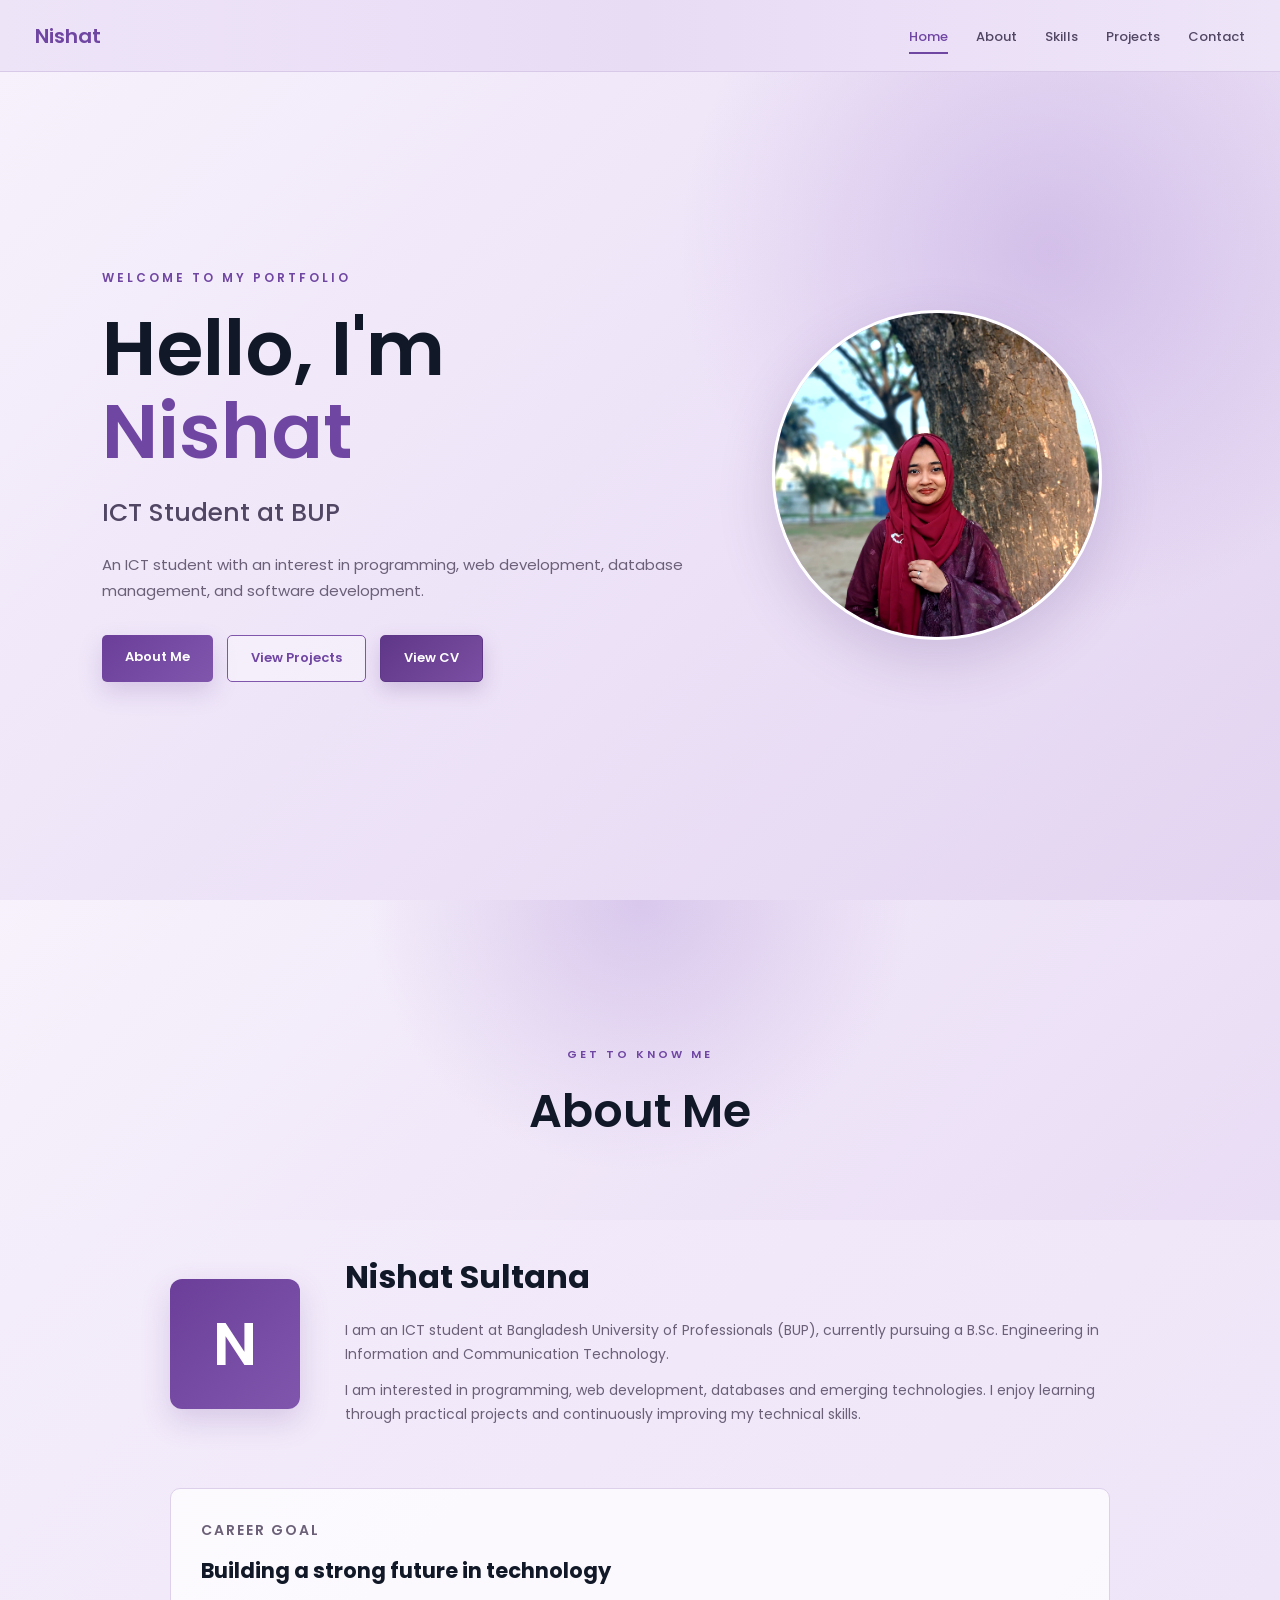
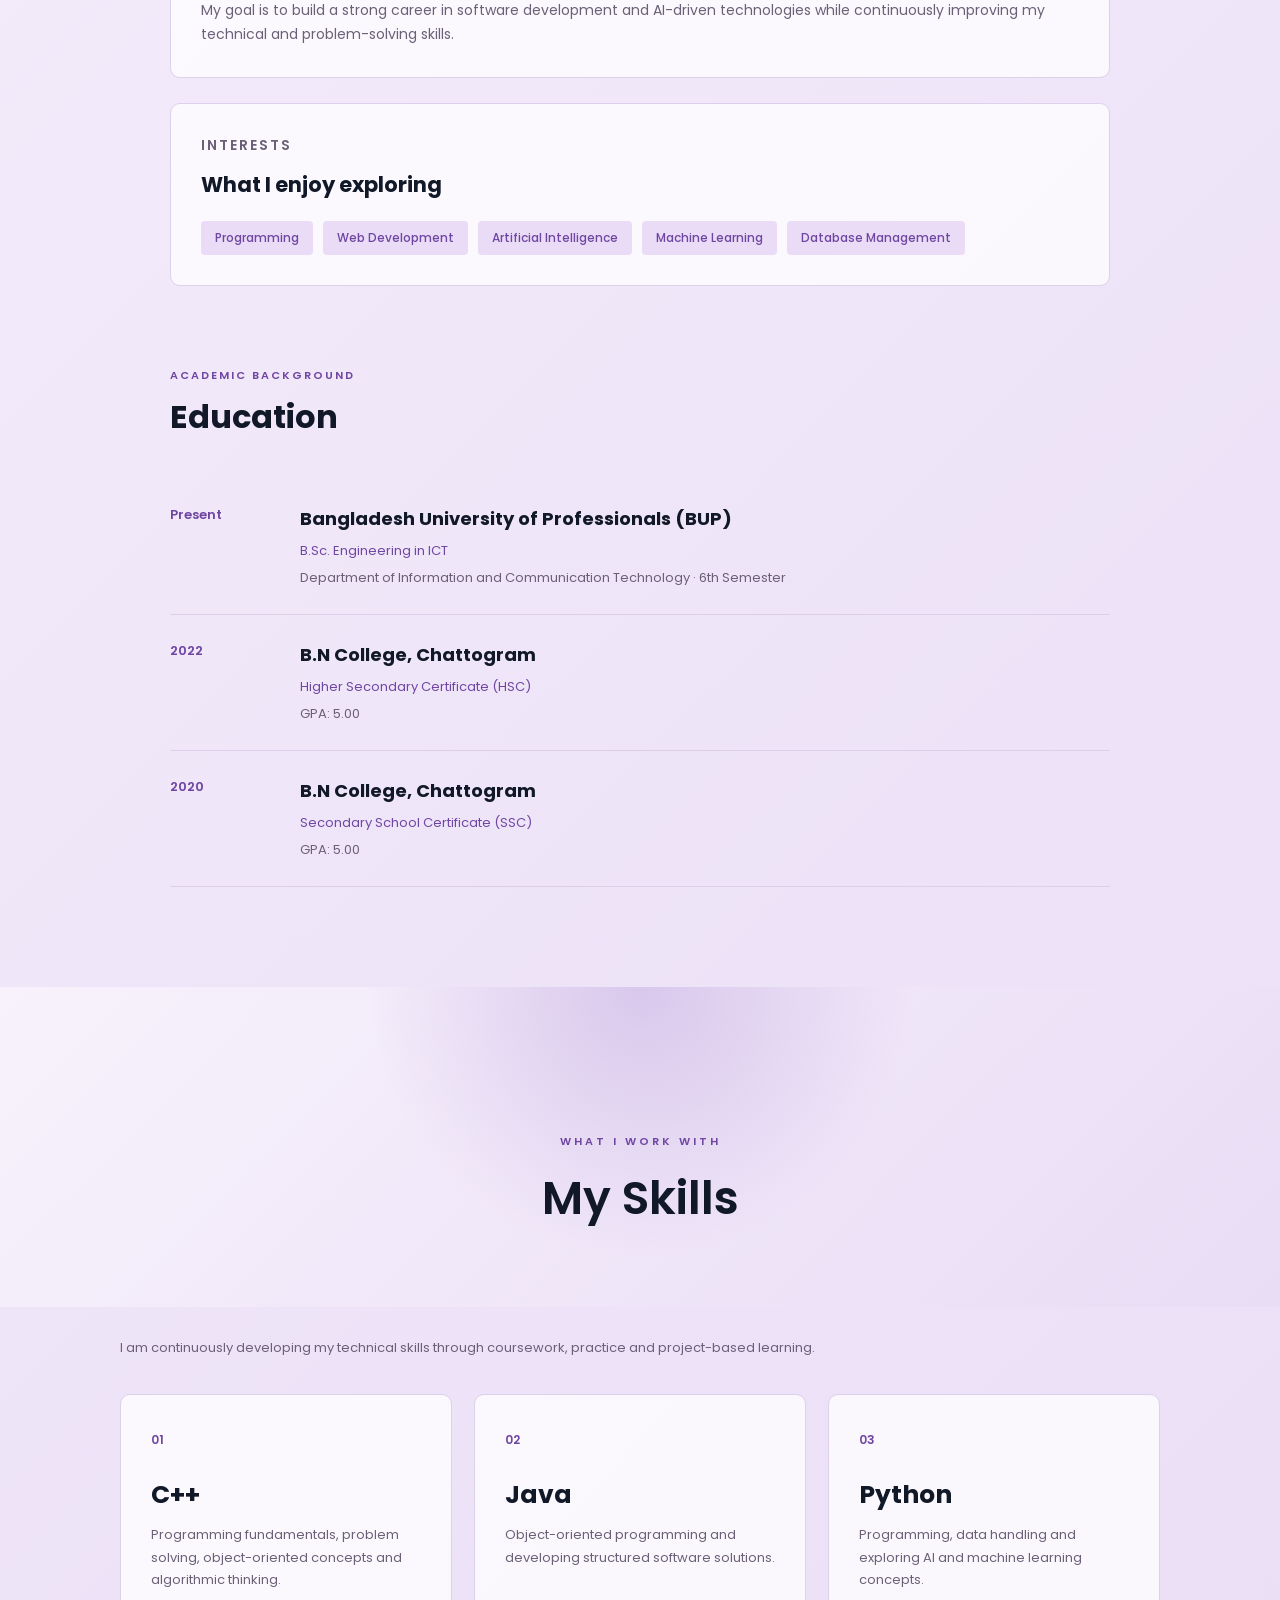
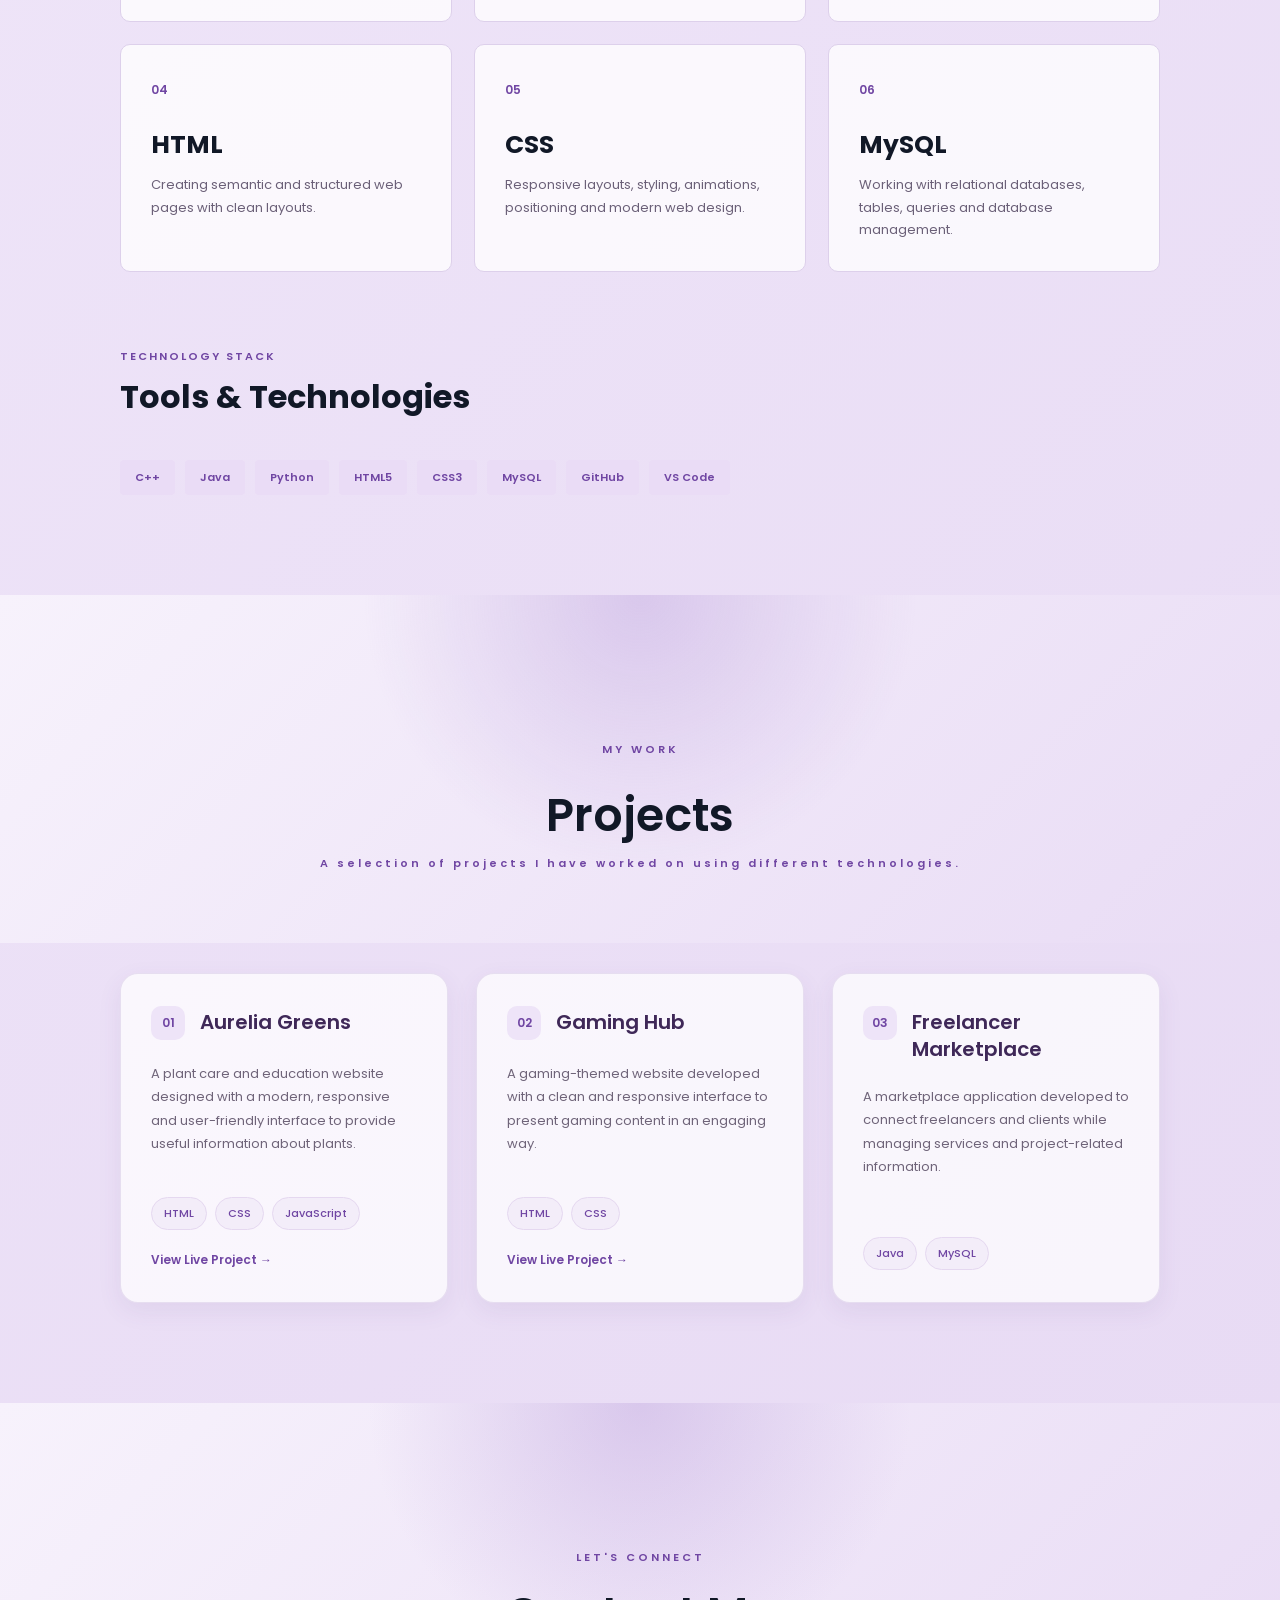
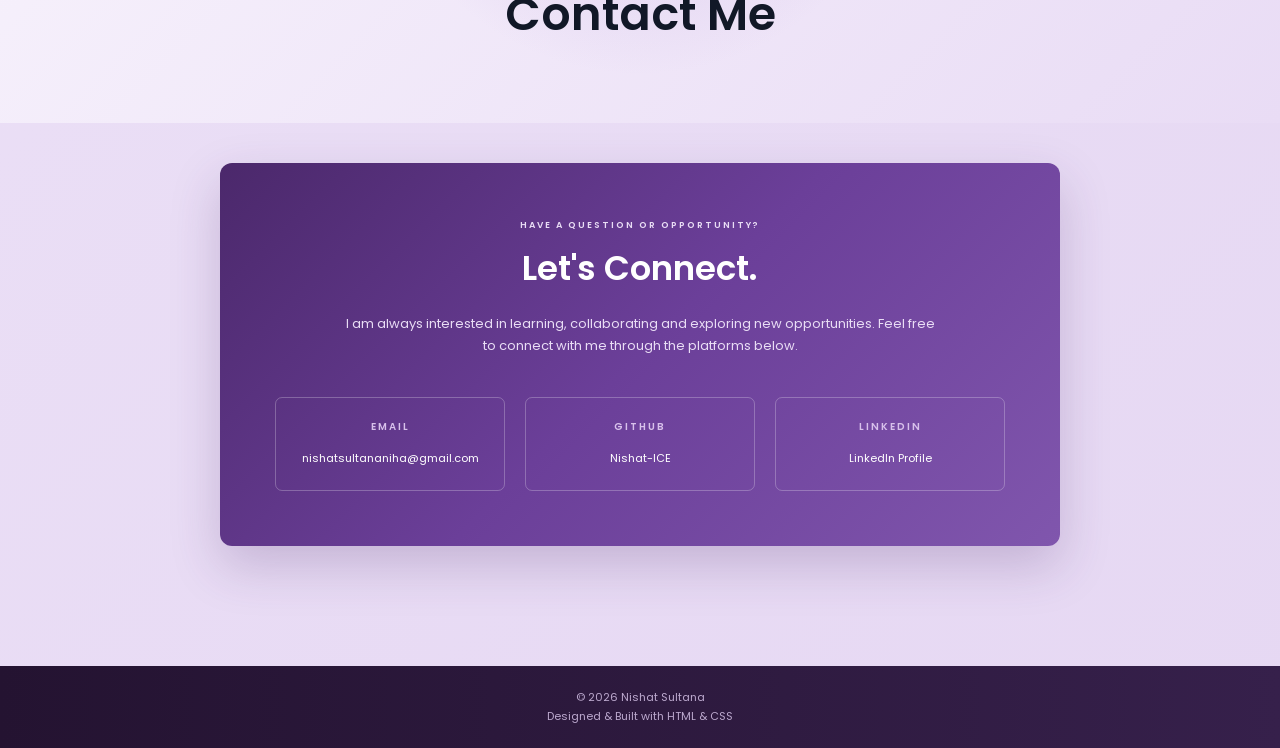
<file: index.html>
<!DOCTYPE html>
<html lang="en">

<head>

    <meta charset="UTF-8">

    <meta name="viewport" content="width=device-width, initial-scale=1.0">

    <title>Nishat | Portfolio</title>

    <link rel="stylesheet" href="style.css">

    <link rel="preconnect" href="https://fonts.googleapis.com">

    <link rel="preconnect" href="https://fonts.gstatic.com" crossorigin>

    <link
        href="https://fonts.googleapis.com/css2?family=Poppins:wght@300;400;500;600;700&display=swap"
        rel="stylesheet">

</head>

<body>


    <!-- ================= NAVBAR ================= -->

    <header>

        <nav class="navbar">

            <a href="index.html" class="logo">
                Nishat
            </a>


            <ul class="nav-links">

                <li>
                    <a href="index.html" class="active">
                        Home
                    </a>
                </li>

                <li>
                    <a href="about.html">
                        About
                    </a>
                </li>

                <li>
                    <a href="skills.html">
                        Skills
                    </a>
                </li>

                <li>
                    <a href="projects.html">
                        Projects
                    </a>
                </li>

                <li>
                    <a href="contact.html">
                        Contact
                    </a>
                </li>

            </ul>

        </nav>

    </header>



    <!-- ================= HOME ================= -->

    <main>


        <section class="home" id="home">


            <!-- Left Side -->

            <div class="home-content">

                <p class="small-title">
                    WELCOME TO MY PORTFOLIO
                </p>


                <h1>
                    Hello, I'm <span>Nishat</span>
                </h1>


                <h2>
                    ICT Student at BUP
                </h2>


                <p class="home-description">

                    An ICT student with an interest in programming,
                    web development, database management, and
                    software development.

                </p>


                <div class="home-buttons">

                    <a href="#about" class="btn primary-btn">
                        About Me
                    </a>

                    <a href="#projects" class="btn secondary-btn">
                        View Projects
                    </a>

                    <a
                        href="Niha_cv.pdf"
                        class="btn cv-btn"
                        target="_blank"
                    >
                        View CV
                    </a>

                </div>

            </div>



            <!-- Right Side / Profile Picture -->

            <div class="home-decoration">

                <div class="circle">

                    <img
                        src="image/niha.jpeg"
                        alt="Nishat Sultana"
                    >

                </div>

            </div>


        </section>



        <!-- =================================================
             ABOUT SECTION
        ================================================== -->

        <section id="about" class="portfolio-section">


            <!-- Page Header -->

            <div class="page-header">

                <p>
                    GET TO KNOW ME
                </p>

                <h1>
                    About Me
                </h1>

            </div>


            <!-- About -->

            <main class="about-page">


                <section class="about-intro">

                    <div class="about-letter">
                        N
                    </div>


                    <div>

                        <h2>
                            Nishat Sultana
                        </h2>

                        <p>
                            I am an ICT student at Bangladesh University
                            of Professionals (BUP), currently pursuing a
                            B.Sc. Engineering in Information and
                            Communication Technology.
                        </p>

                        <p>
                            I am interested in programming, web development,
                            databases and emerging technologies. I enjoy
                            learning through practical projects and
                            continuously improving my technical skills.
                        </p>

                    </div>

                </section>



                <!-- Career Goal -->

                <section class="info-box">

                    <p class="info-label">
                        CAREER GOAL
                    </p>

                    <h3>
                        Building a strong future in technology
                    </h3>

                    <p>
                        My goal is to build a strong career in software
                        development and AI-driven technologies while
                        continuously improving my technical and
                        problem-solving skills.
                    </p>

                </section>



                <!-- Interests -->

                <section class="info-box">

                    <p class="info-label">
                        INTERESTS
                    </p>

                    <h3>
                        What I enjoy exploring
                    </h3>


                    <div class="interest-list">

                        <span>
                            Programming
                        </span>

                        <span>
                            Web Development
                        </span>

                        <span>
                            Artificial Intelligence
                        </span>

                        <span>
                            Machine Learning
                        </span>

                        <span>
                            Database Management
                        </span>

                    </div>

                </section>



                <!-- Education -->

                <section class="education-section">


                    <div class="section-heading">

                        <p>
                            ACADEMIC BACKGROUND
                        </p>

                        <h2>
                            Education
                        </h2>

                    </div>



                    <!-- University -->

                    <div class="education-card">

                        <div class="education-year">
                            Present
                        </div>


                        <div>

                            <h3>
                                Bangladesh University of Professionals (BUP)
                            </h3>

                            <p class="degree">
                                B.Sc. Engineering in ICT
                            </p>

                            <p>
                                Department of Information and Communication
                                Technology · 6th Semester
                            </p>

                        </div>

                    </div>



                    <!-- College -->

                    <div class="education-card">

                        <div class="education-year">
                            2022
                        </div>


                        <div>

                            <h3>
                                B.N College, Chattogram
                            </h3>

                            <p class="degree">
                                Higher Secondary Certificate (HSC)
                            </p>

                            <p>
                                GPA: 5.00
                            </p>

                        </div>

                    </div>



                    <!-- School -->

                    <div class="education-card">

                        <div class="education-year">
                            2020
                        </div>


                        <div>

                            <h3>
                                B.N College, Chattogram
                            </h3>

                            <p class="degree">
                                Secondary School Certificate (SSC)
                            </p>

                            <p>
                                GPA: 5.00
                            </p>

                        </div>

                    </div>


                </section>


            </main>

        </section>



        <!-- =================================================
             SKILLS SECTION
        ================================================== -->

        <section id="skills" class="portfolio-section">


            <!-- Header -->

            <section class="page-header">

                <p>
                    WHAT I WORK WITH
                </p>

                <h1>
                    My Skills
                </h1>

            </section>



            <!-- Skills -->

            <main class="skills-page">


                <div class="skills-intro">

                    <p>
                        I am continuously developing my technical skills
                        through coursework, practice and project-based
                        learning.
                    </p>

                </div>



                <section class="skills-grid">


                    <!-- C++ -->

                    <div class="skill-card">

                        <span class="skill-number">
                            01
                        </span>

                        <h2>
                            C++
                        </h2>

                        <p>
                            Programming fundamentals, problem solving,
                            object-oriented concepts and algorithmic thinking.
                        </p>

                    </div>



                    <!-- Java -->

                    <div class="skill-card">

                        <span class="skill-number">
                            02
                        </span>

                        <h2>
                            Java
                        </h2>

                        <p>
                            Object-oriented programming and developing
                            structured software solutions.
                        </p>

                    </div>



                    <!-- Python -->

                    <div class="skill-card">

                        <span class="skill-number">
                            03
                        </span>

                        <h2>
                            Python
                        </h2>

                        <p>
                            Programming, data handling and exploring
                            AI and machine learning concepts.
                        </p>

                    </div>



                    <!-- HTML -->

                    <div class="skill-card">

                        <span class="skill-number">
                            04
                        </span>

                        <h2>
                            HTML
                        </h2>

                        <p>
                            Creating semantic and structured web pages
                            with clean layouts.
                        </p>

                    </div>



                    <!-- CSS -->

                    <div class="skill-card">

                        <span class="skill-number">
                            05
                        </span>

                        <h2>
                            CSS
                        </h2>

                        <p>
                            Responsive layouts, styling, animations,
                            positioning and modern web design.
                        </p>

                    </div>



                    <!-- MySQL -->

                    <div class="skill-card">

                        <span class="skill-number">
                            06
                        </span>

                        <h2>
                            MySQL
                        </h2>

                        <p>
                            Working with relational databases, tables,
                            queries and database management.
                        </p>

                    </div>


                </section>



                <!-- Technology Tags -->

                <section class="technology-section">


                    <div class="section-heading">

                        <p>
                            TECHNOLOGY STACK
                        </p>

                        <h2>
                            Tools & Technologies
                        </h2>

                    </div>


                    <div class="technology-list">

                        <span>C++</span>

                        <span>Java</span>

                        <span>Python</span>

                        <span>HTML5</span>

                        <span>CSS3</span>

                        <span>MySQL</span>

                        <span>GitHub</span>

                        <span>VS Code</span>

                    </div>


                </section>


            </main>

        </section>



        <!-- =================================================
             PROJECTS SECTION
        ================================================== -->

        <section id="projects" class="portfolio-section">


            <!-- Page Header -->

            <section class="page-header">

                <p class="small-title">
                    MY WORK
                </p>

                <h1>
                    Projects
                </h1>

                <p>
                    A selection of projects I have worked on
                    using different technologies.
                </p>

            </section>



            <!-- Projects -->

            <main class="projects-page">


                <div class="projects-grid">


                    <!-- Aurelia Greens -->

                    <article class="project-card">

                        <div class="project-top">

                            <span class="project-number">
                                01
                            </span>

                            <h2>
                                Aurelia Greens
                            </h2>

                        </div>


                        <p>
                            A plant care and education website designed
                            with a modern, responsive and user-friendly
                            interface to provide useful information about plants.
                        </p>


                        <div class="tech-list">

                            <span>
                                HTML
                            </span>

                            <span>
                                CSS
                            </span>

                            <span>
                                JavaScript
                            </span>

                        </div>


                        <a
                            href="https://aurelia-greens.vercel.app/"
                            class="project-link"
                            target="_blank"
                            rel="noopener noreferrer"
                        >
                            View Live Project →
                        </a>

                    </article>



                    <!-- Gaming Hub -->

                    <article class="project-card">

                        <div class="project-top">

                            <span class="project-number">
                                02
                            </span>

                            <h2>
                                Gaming Hub
                            </h2>

                        </div>


                        <p>
                            A gaming-themed website developed with a clean
                            and responsive interface to present gaming
                            content in an engaging way.
                        </p>


                        <div class="tech-list">

                            <span>
                                HTML
                            </span>

                            <span>
                                CSS
                            </span>

                        </div>


                        <a
                            href="https://nishat-ice.github.io/Bootstrap-project/"
                            class="project-link"
                            target="_blank"
                            rel="noopener noreferrer"
                        >
                            View Live Project →
                        </a>

                    </article>



                    <!-- Freelancer Marketplace -->

                    <article class="project-card">

                        <div class="project-top">

                            <span class="project-number">
                                03
                            </span>

                            <h2>
                                Freelancer Marketplace
                            </h2>

                        </div>


                        <p>
                            A marketplace application developed to connect
                            freelancers and clients while managing
                            services and project-related information.
                        </p>


                        <div class="tech-list">

                            <span>
                                Java
                            </span>

                            <span>
                                MySQL
                            </span>

                        </div>

                    </article>


                </div>


            </main>

        </section>



        <!-- =================================================
             CONTACT SECTION
        ================================================== -->

        <section id="contact" class="portfolio-section">


            <!-- Page Header -->

            <section class="page-header">

                <p>
                    LET'S CONNECT
                </p>

                <h1>
                    Contact Me
                </h1>

            </section>



            <!-- Contact -->

            <main class="contact-page">


                <section class="contact-content">


                    <p class="contact-small">
                        HAVE A QUESTION OR OPPORTUNITY?
                    </p>


                    <h2>
                        Let's Connect.
                    </h2>


                    <p>
                        I am always interested in learning,
                        collaborating and exploring new opportunities.
                        Feel free to connect with me through the
                        platforms below.
                    </p>



                    <div class="contact-details">


                        <!-- EMAIL -->

                        <div class="contact-item">

                            <span>
                                EMAIL
                            </span>

                            <a href="mailto:nishatsultananiha@gmail.com">
                                nishatsultananiha@gmail.com
                            </a>

                        </div>



                        <!-- GITHUB -->

                        <div class="contact-item">

                            <span>
                                GITHUB
                            </span>

                            <a
                                href="https://github.com/Nishat-ICE"
                                target="_blank"
                                rel="noopener noreferrer"
                            >
                                Nishat-ICE
                            </a>

                        </div>



                        <!-- LINKEDIN -->

                        <div class="contact-item">

                            <span>
                                LINKEDIN
                            </span>

                            <a
                                href="https://www.linkedin.com/in/nishat-sultana-26a524434/"
                                target="_blank"
                                rel="noopener noreferrer"
                            >
                                LinkedIn Profile
                            </a>

                        </div>


                    </div>


                </section>


            </main>

        </section>


    </main>



    <!-- ================= FOOTER ================= -->

    <footer>

        <p>
            © 2026 Nishat Sultana
        </p>

        <p>
            Designed & Built with HTML & CSS
        </p>

    </footer>


</body>

</html>
</file>
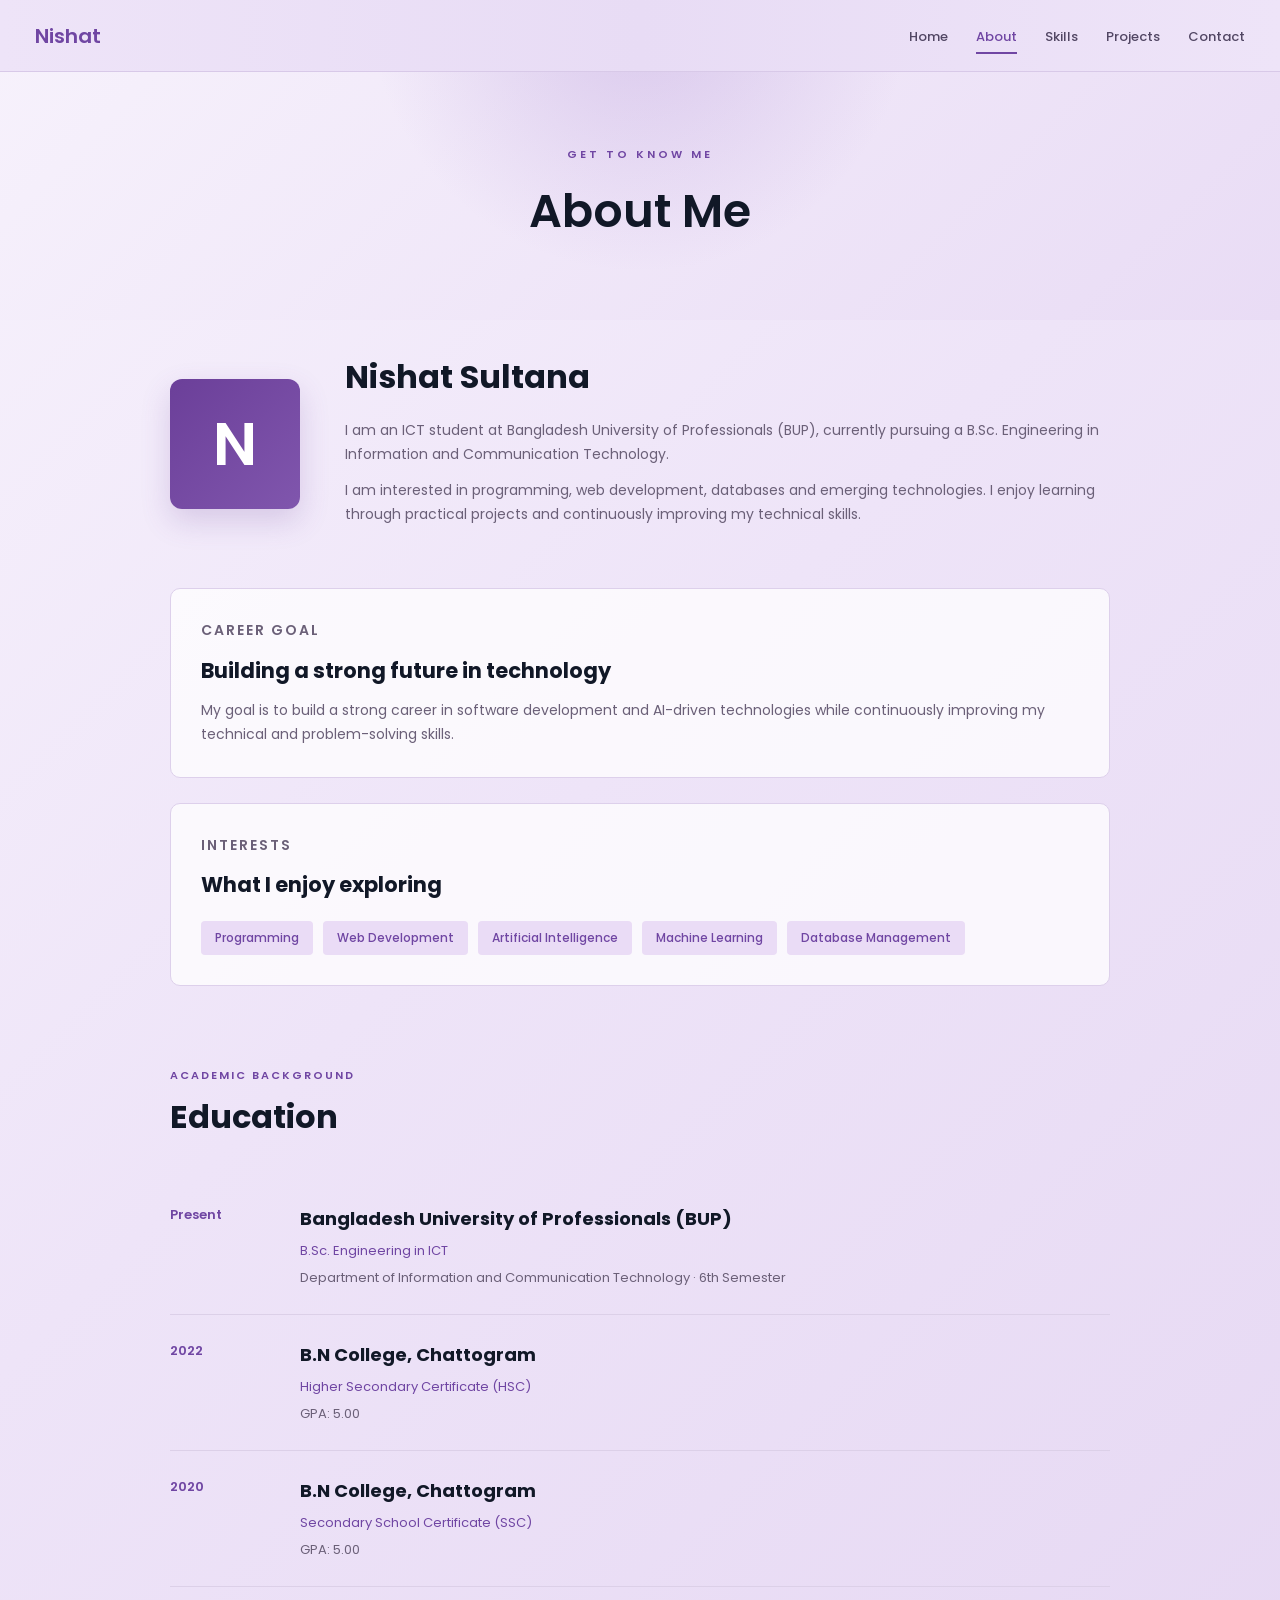
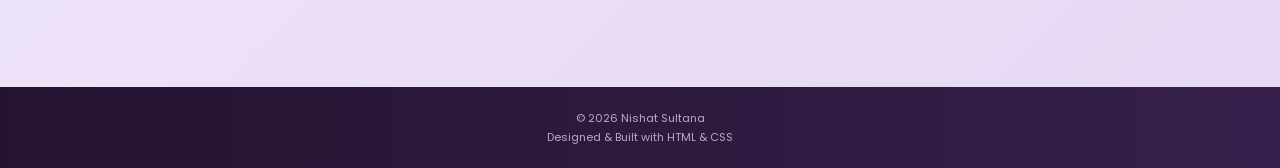
<file: about.html>
<!DOCTYPE html>
<html lang="en">

<head>

    <meta charset="UTF-8">

    <meta name="viewport" content="width=device-width, initial-scale=1.0">

    <title>About | Nishat</title>

    <link rel="stylesheet" href="style.css">

    <link rel="preconnect" href="https://fonts.googleapis.com">

    <link rel="preconnect" href="https://fonts.gstatic.com" crossorigin>

    <link
        href="https://fonts.googleapis.com/css2?family=Poppins:wght@300;400;500;600;700&display=swap"
        rel="stylesheet">

</head>

<body>


    <!-- Navbar -->

    <header>

        <nav class="navbar">

            <a href="index.html" class="logo">
                Nishat
            </a>

            <ul class="nav-links">

                <li>
                    <a href="index.html">Home</a>
                </li>

                <li>
                    <a href="about.html" class="active">About</a>
                </li>

                <li>
                    <a href="skills.html">Skills</a>
                </li>

                <li>
                    <a href="projects.html">Projects</a>
                </li>

                <li>
                    <a href="contact.html">Contact</a>
                </li>

            </ul>

        </nav>

    </header>


    <!-- Page Header -->

    <section class="page-header">

        <p>GET TO KNOW ME</p>

        <h1>About Me</h1>

    </section>


    <!-- About -->

    <main class="about-page">

        <section class="about-intro">

            <div class="about-letter">
                N
            </div>

            <div>

                <h2>
                    Nishat Sultana
                </h2>

                <p>
                    I am an ICT student at Bangladesh University
                    of Professionals (BUP), currently pursuing a
                    B.Sc. Engineering in Information and
                    Communication Technology.
                </p>

                <p>
                    I am interested in programming, web development,
                    databases and emerging technologies. I enjoy
                    learning through practical projects and
                    continuously improving my technical skills.
                </p>

            </div>

        </section>


        <!-- Career Goal -->

        <section class="info-box">

            <p class="info-label">
                CAREER GOAL
            </p>

            <h3>
                Building a strong future in technology
            </h3>

            <p>
                My goal is to build a strong career in software
                development and AI-driven technologies while
                continuously improving my technical and
                problem-solving skills.
            </p>

        </section>


        <!-- Interests -->

        <section class="info-box">

            <p class="info-label">
                INTERESTS
            </p>

            <h3>
                What I enjoy exploring
            </h3>

            <div class="interest-list">

                <span>Programming</span>

                <span>Web Development</span>

                <span>Artificial Intelligence</span>

                <span>Machine Learning</span>

                <span>Database Management</span>

            </div>

        </section>


        <!-- Education -->

        <section class="education-section">

            <div class="section-heading">

                <p>ACADEMIC BACKGROUND</p>

                <h2>Education</h2>

            </div>


            <!-- University -->

            <div class="education-card">

                <div class="education-year">
                    Present
                </div>

                <div>

                    <h3>
                        Bangladesh University of Professionals (BUP)
                    </h3>

                    <p class="degree">
                        B.Sc. Engineering in ICT
                    </p>

                    <p>
                        Department of Information and Communication
                        Technology · 6th Semester
                    </p>

                </div>

            </div>


            <!-- College -->

            <div class="education-card">

                <div class="education-year">
                    2022
                </div>

                <div>

                    <h3>
                        B.N College, Chattogram
                    </h3>

                    <p class="degree">
                        Higher Secondary Certificate (HSC)
                    </p>

                    <p>
                        GPA: 5.00
                    </p>

                </div>

            </div>


            <!-- School -->

            <div class="education-card">

                <div class="education-year">
                    2020
                </div>

                <div>

                    <h3>
                        B.N College, Chattogram
                    </h3>

                    <p class="degree">
                        Secondary School Certificate (SSC)
                    </p>

                    <p>
                        GPA: 5.00
                    </p>

                </div>

            </div>

        </section>

    </main>


    <!-- Footer -->

    <footer>

        <p>
            © 2026 Nishat Sultana
        </p>

        <p>
            Designed & Built with HTML & CSS
        </p>

    </footer>

</body>
</html>
</file>
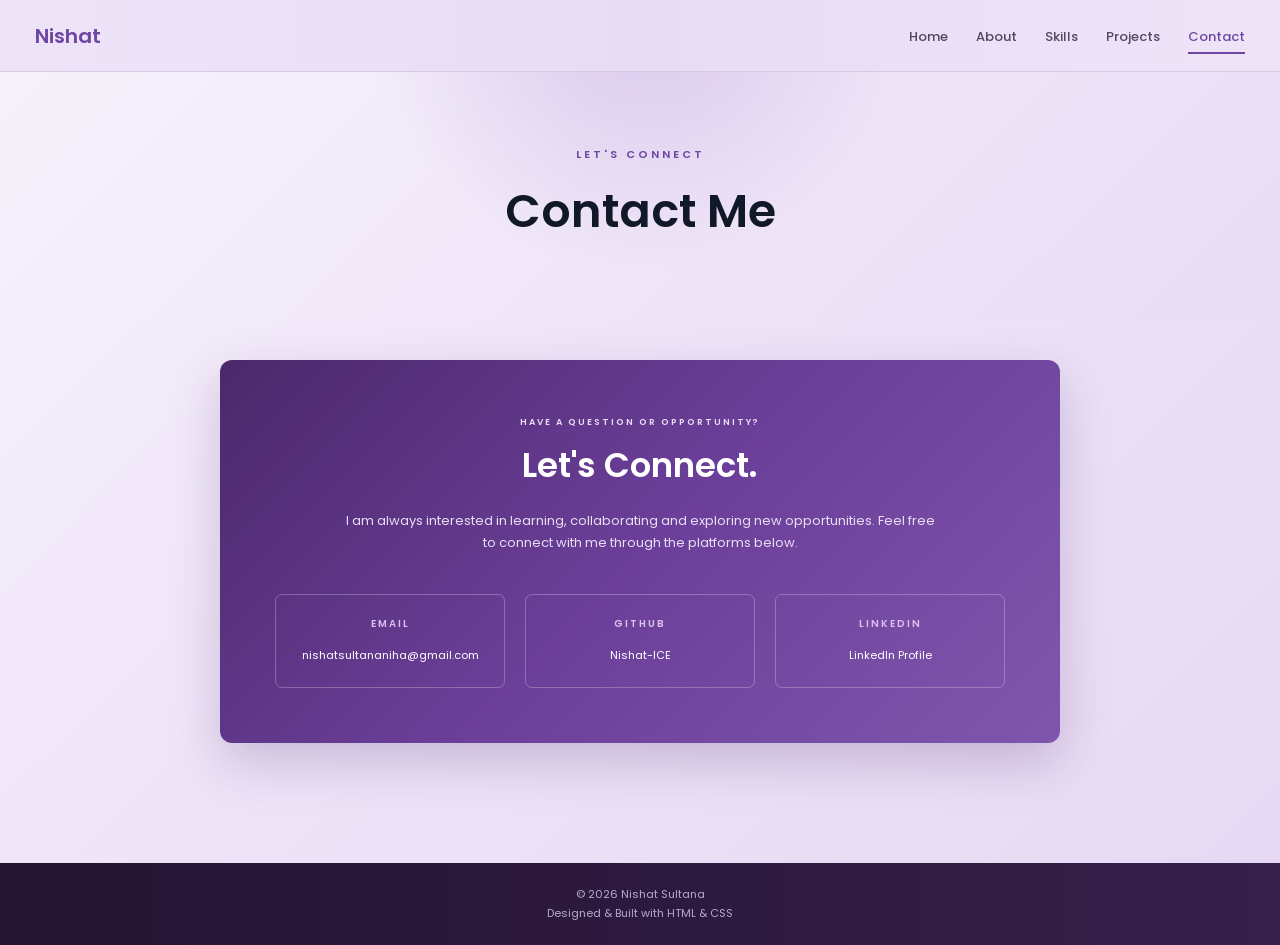
<file: contact.html>
<!DOCTYPE html>
<html lang="en">

<head>

    <meta charset="UTF-8">

    <meta name="viewport" content="width=device-width, initial-scale=1.0">

    <title>Contact | Nishat</title>

    <link rel="stylesheet" href="style.css">

    <link rel="preconnect" href="https://fonts.googleapis.com">

    <link rel="preconnect" href="https://fonts.gstatic.com" crossorigin>

    <link
        href="https://fonts.googleapis.com/css2?family=Poppins:wght@300;400;500;600;700&display=swap"
        rel="stylesheet">

</head>

<body>


    <!-- ================= NAVBAR ================= -->

    <header>

        <nav class="navbar">

            <a href="index.html" class="logo">
                Nishat
            </a>

            <ul class="nav-links">

                <li>
                    <a href="index.html">
                        Home
                    </a>
                </li>

                <li>
                    <a href="about.html">
                        About
                    </a>
                </li>

                <li>
                    <a href="skills.html">
                        Skills
                    </a>
                </li>

                <li>
                    <a href="projects.html">
                        Projects
                    </a>
                </li>

                <li>
                    <a href="contact.html" class="active">
                        Contact
                    </a>
                </li>

            </ul>

        </nav>

    </header>



    <!-- ================= PAGE HEADER ================= -->

    <section class="page-header">

        <p>LET'S CONNECT</p>

        <h1>Contact Me</h1>

    </section>



    <!-- ================= CONTACT ================= -->

    <main class="contact-page">

        <section class="contact-content">

            <p class="contact-small">
                HAVE A QUESTION OR OPPORTUNITY?
            </p>

            <h2>
                Let's Connect.
            </h2>

            <p>
                I am always interested in learning,
                collaborating and exploring new opportunities.
                Feel free to connect with me through the
                platforms below.
            </p>


            <div class="contact-details">


                <!-- EMAIL -->

                <div class="contact-item">

                    <span>EMAIL</span>

                    <a href="mailto:nishatsultananiha@gmail.com">
                        nishatsultananiha@gmail.com
                    </a>

                </div>



                <!-- GITHUB -->

                <div class="contact-item">

                    <span>GITHUB</span>

                    <a
                        href="https://github.com/Nishat-ICE"
                        target="_blank"
                    >
                        Nishat-ICE
                    </a>

                </div>



                <!-- LINKEDIN -->

                <div class="contact-item">

                    <span>LINKEDIN</span>

                    <a href="https://www.linkedin.com/in/nishat-sultana-26a524434/" target="_blank">
                        LinkedIn Profile
                    </a>

                </div>


            </div>

        </section>

    </main>



    <!-- ================= FOOTER ================= -->

    <footer>

        <p>
            © 2026 Nishat Sultana
        </p>

        <p>
            Designed & Built with HTML & CSS
        </p>

    </footer>


</body>

</html>
</file>
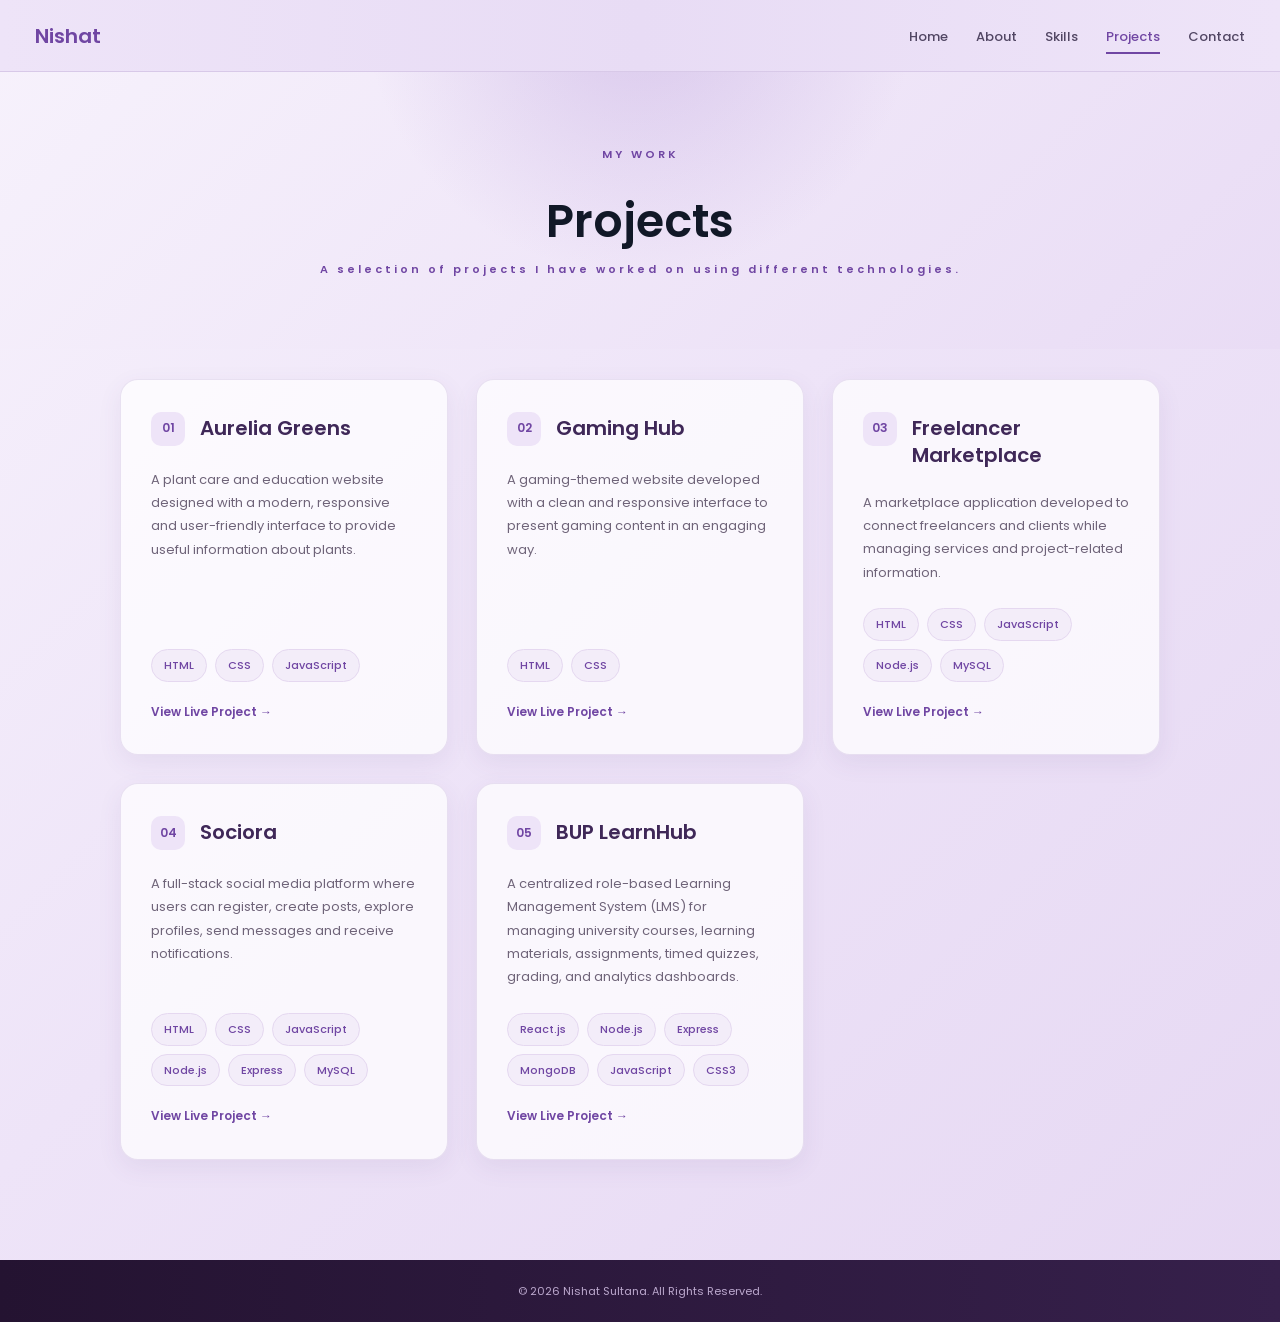
<file: projects.html>
<!DOCTYPE html>
<html lang="en">

<head>
    <meta charset="UTF-8">
    <meta name="viewport" content="width=device-width, initial-scale=1.0">

    <title>Nishat | Projects</title>

    <link rel="stylesheet" href="style.css">

    <link rel="preconnect" href="https://fonts.googleapis.com">
    <link rel="preconnect" href="https://fonts.gstatic.com" crossorigin>

    <link
        href="https://fonts.googleapis.com/css2?family=Poppins:wght@300;400;500;600;700&display=swap"
        rel="stylesheet">
</head>

<body>

    <!-- Header -->
    <header>
        <nav class="navbar">

            <a href="index.html" class="logo">Nishat</a>

            <ul class="nav-links">
                <li><a href="index.html">Home</a></li>
                <li><a href="about.html">About</a></li>
                <li><a href="skills.html">Skills</a></li>
                <li><a href="projects.html" class="active">Projects</a></li>
                <li><a href="contact.html">Contact</a></li>
            </ul>

        </nav>
    </header>


    <!-- Page Header -->
    <section class="page-header">

        <p class="small-title">MY WORK</p>

        <h1>Projects</h1>

        <p>
            A selection of projects I have worked on
            using different technologies.
        </p>

    </section>


    <!-- Projects -->
    <main class="projects-page">

        <div class="projects-grid">


            <!-- Aurelia Greens -->
            <article class="project-card">

                <div class="project-top">
                    <span class="project-number">01</span>
                    <h2>Aurelia Greens</h2>
                </div>

                <p>
                    A plant care and education website designed
                    with a modern, responsive and user-friendly
                    interface to provide useful information about plants.
                </p>

                <div class="tech-list">
                    <span>HTML</span>
                    <span>CSS</span>
                    <span>JavaScript</span>
                </div>

                <a
                    href="https://aurelia-greens.vercel.app/"
                    class="project-link"
                    target="_blank"
                    rel="noopener noreferrer">
                    View Live Project →
                </a>

            </article>


            <!-- Gaming Hub -->
            <article class="project-card">

                <div class="project-top">
                    <span class="project-number">02</span>
                    <h2>Gaming Hub</h2>
                </div>

                <p>
                    A gaming-themed website developed with a clean
                    and responsive interface to present gaming
                    content in an engaging way.
                </p>

                <div class="tech-list">
                    <span>HTML</span>
                    <span>CSS</span>
                </div>

                <a
                    href="https://nishat-ice.github.io/Bootstrap-project/"
                    class="project-link"
                    target="_blank"
                    rel="noopener noreferrer">
                    View Live Project →
                </a>

            </article>


            <!-- Freelancer Marketplace -->
<article class="project-card">

    <div class="project-top">
        <span class="project-number">03</span>
        <h2>Freelancer Marketplace</h2>
    </div>

    <p>
        A marketplace application developed to connect
        freelancers and clients while managing
        services and project-related information.
    </p>

    <div class="tech-list">
    <span>HTML</span>
    <span>CSS</span>
    <span>JavaScript</span>
    <span>Node.js</span>
    <span>MySQL</span>
</div>

    <!-- Live Project -->
    <a href="https://freelancer-marketplace-production-f1c3.up.railway.app"
       class="project-link"
       target="_blank"
       rel="noopener noreferrer">
        View Live Project →
    </a>

</article>
<!-- Sociora -->
<article class="project-card">

    <div class="project-top">
        <span class="project-number">04</span>
        <h2>Sociora</h2>
    </div>

    <p>
        A full-stack social media platform where users can
        register, create posts, explore profiles, send
        messages and receive notifications.
    </p>

    <div class="tech-list">
        <span>HTML</span>
        <span>CSS</span>
        <span>JavaScript</span>
        <span>Node.js</span>
        <span>Express</span>
        <span>MySQL</span>
    </div>

    <!-- Live Project -->
    <a href="https://sociora-siod.onrender.com"
       class="project-link"
       target="_blank"
       rel="noopener noreferrer">
        View Live Project →
    </a>

</article>

<!-- BUP LearnHub -->
<article class="project-card">

    <div class="project-top">
        <span class="project-number">05</span>
        <h2>BUP LearnHub</h2>
    </div>

    <p>
        A centralized role-based Learning Management System (LMS)
        for managing university courses, learning materials,
        assignments, timed quizzes, grading, and analytics dashboards.
    </p>

    <div class="tech-list">
        <span>React.js</span>
        <span>Node.js</span>
        <span>Express</span>
        <span>MongoDB</span>
        <span>JavaScript</span>
        <span>CSS3</span>
    </div>

    <!-- Live Project -->
    <a href="https://bup-learnhub.onrender.com"
       class="project-link"
       target="_blank"
       rel="noopener noreferrer">
        View Live Project →
    </a>

</article>

        </div>

    </main>


    <!-- Footer -->
    <footer>
        <p>© 2026 Nishat Sultana. All Rights Reserved.</p>
    </footer>

</body>

</html>
</file>
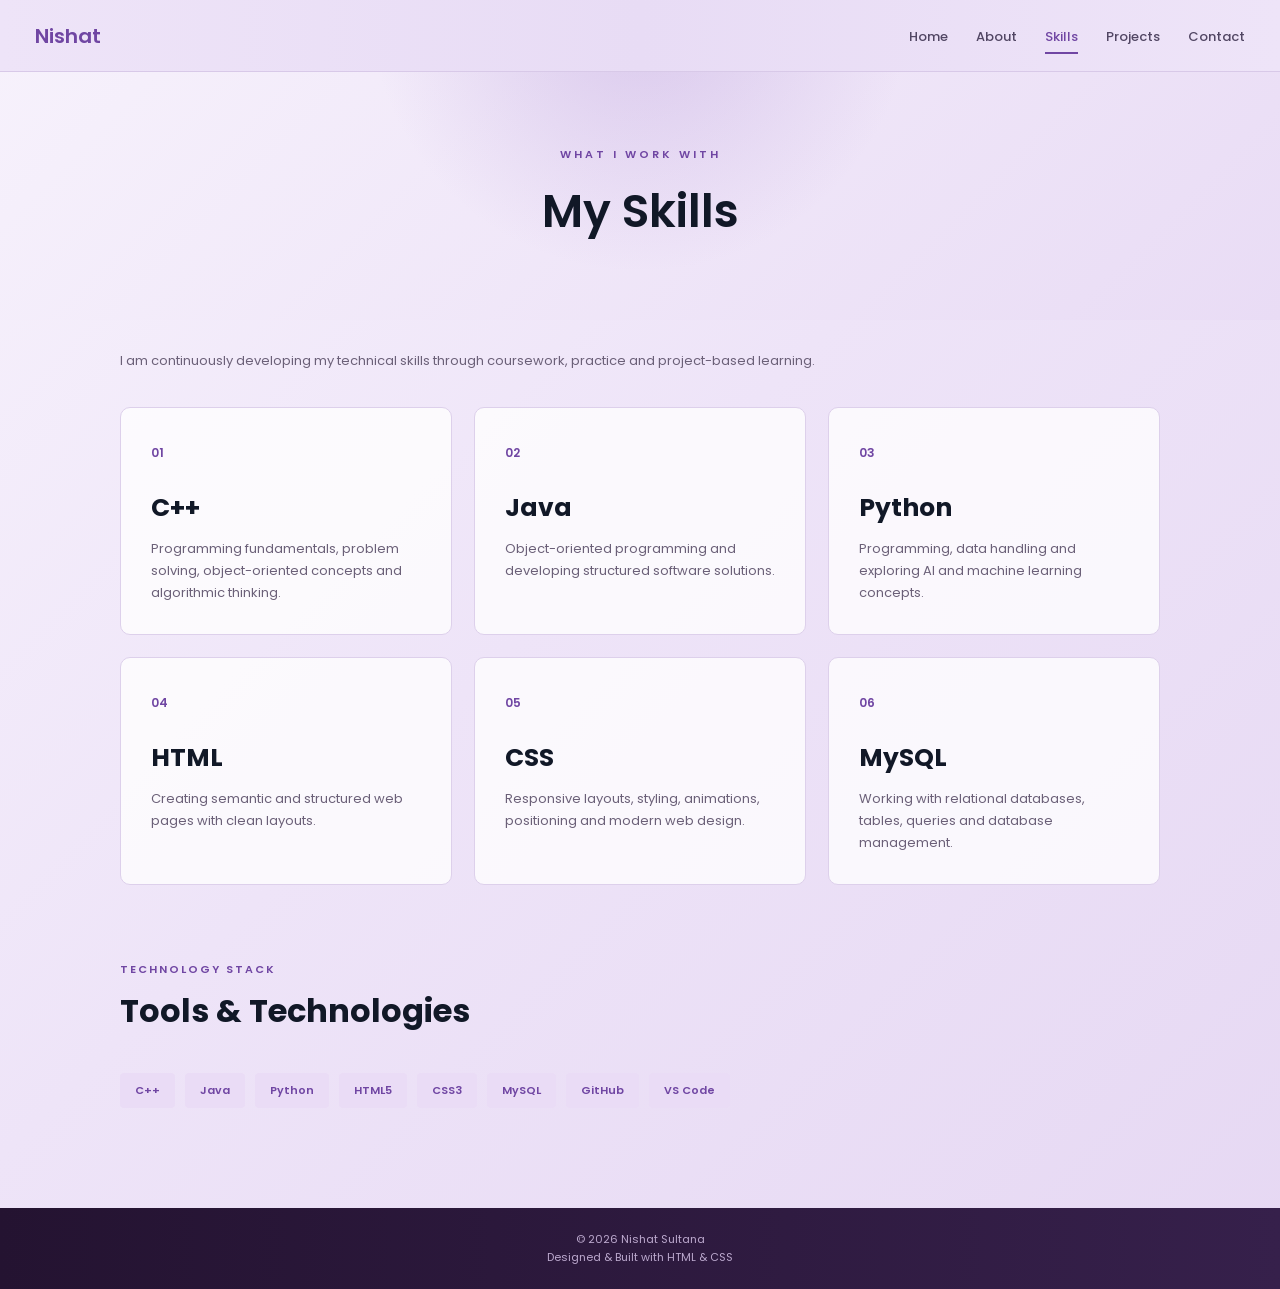
<file: skills.html>
<!DOCTYPE html>
<html lang="en">

<head>

    <meta charset="UTF-8">

    <meta name="viewport" content="width=device-width, initial-scale=1.0">

    <title>Skills | Nishat</title>

    <link rel="stylesheet" href="style.css">

    <link rel="preconnect" href="https://fonts.googleapis.com">

    <link rel="preconnect" href="https://fonts.gstatic.com" crossorigin>

    <link
        href="https://fonts.googleapis.com/css2?family=Poppins:wght@300;400;500;600;700&display=swap"
        rel="stylesheet">

</head>

<body>


    <!-- Navbar -->

    <header>

        <nav class="navbar">

            <a href="index.html" class="logo">
                Nishat
            </a>

            <ul class="nav-links">

                <li>
                    <a href="index.html">Home</a>
                </li>

                <li>
                    <a href="about.html">About</a>
                </li>

                <li>
                    <a href="skills.html" class="active">Skills</a>
                </li>

                <li>
                    <a href="projects.html">Projects</a>
                </li>

                <li>
                    <a href="contact.html">Contact</a>
                </li>

            </ul>

        </nav>

    </header>


    <!-- Header -->

    <section class="page-header">

        <p>WHAT I WORK WITH</p>

        <h1>My Skills</h1>

    </section>


    <!-- Skills -->

    <main class="skills-page">

        <div class="skills-intro">

            <p>
                I am continuously developing my technical skills
                through coursework, practice and project-based
                learning.
            </p>

        </div>


        <section class="skills-grid">


            <div class="skill-card">

                <span class="skill-number">01</span>

                <h2>C++</h2>

                <p>
                    Programming fundamentals, problem solving,
                    object-oriented concepts and algorithmic thinking.
                </p>

            </div>


            <div class="skill-card">

                <span class="skill-number">02</span>

                <h2>Java</h2>

                <p>
                    Object-oriented programming and developing
                    structured software solutions.
                </p>

            </div>


            <div class="skill-card">

                <span class="skill-number">03</span>

                <h2>Python</h2>

                <p>
                    Programming, data handling and exploring
                    AI and machine learning concepts.
                </p>

            </div>


            <div class="skill-card">

                <span class="skill-number">04</span>

                <h2>HTML</h2>

                <p>
                    Creating semantic and structured web pages
                    with clean layouts.
                </p>

            </div>


            <div class="skill-card">

                <span class="skill-number">05</span>

                <h2>CSS</h2>

                <p>
                    Responsive layouts, styling, animations,
                    positioning and modern web design.
                </p>

            </div>


            <div class="skill-card">

                <span class="skill-number">06</span>

                <h2>MySQL</h2>

                <p>
                    Working with relational databases, tables,
                    queries and database management.
                </p>

            </div>


        </section>


        <!-- Technology Tags -->

        <section class="technology-section">

            <div class="section-heading">

                <p>TECHNOLOGY STACK</p>

                <h2>Tools & Technologies</h2>

            </div>

            <div class="technology-list">

                <span>C++</span>

                <span>Java</span>

                <span>Python</span>

                <span>HTML5</span>

                <span>CSS3</span>

                <span>MySQL</span>

                <span>GitHub</span>

                <span>VS Code</span>

            </div>

        </section>

    </main>


    <footer>

        <p>
            © 2026 Nishat Sultana
        </p>

        <p>
            Designed & Built with HTML & CSS
        </p>

    </footer>

</body>
</html>
</file>
<file: style.css>
/* =====================================================
   NISHAT PORTFOLIO
   PURPLE GRADIENT THEME
===================================================== */


/* =====================================================
   GLOBAL
===================================================== */

* {
    margin: 0;
    padding: 0;
    box-sizing: border-box;
}

html {
    scroll-behavior: smooth;
}

body {
    font-family: "Poppins", sans-serif;

    background:
        linear-gradient(
            135deg,
            #f7f2fc 0%,
            #eee4f8 45%,
            #e6d8f3 100%
        );

    color: #1e293b;

    line-height: 1.7;
}

a {
    text-decoration: none;
    color: inherit;
}


/* =====================================================
   NAVBAR
===================================================== */

header {
    position: fixed;

    top: 0;
    left: 0;

    width: 100%;

    z-index: 1000;
}

.navbar {
    height: 72px;

    /* max-width: 1200px; */
      width:100%
    margin: auto;

    padding: 0 35px;

    display: flex;

    align-items: center;

    justify-content: space-between;

    background:
        linear-gradient(
            90deg,
            #eee4f8,
            #e8dcf5,
            #eee4f8
        );

    border-bottom: 1px solid #d8c9e8;
}

.logo {
    font-size: 20px;

    font-weight: 600;

    color: #7046a3;
}

.nav-links {
    display: flex;

    align-items: center;

    gap: 28px;

    list-style: none;
}

.nav-links a {
    position: relative;

    color: #514663;

    font-size: 13px;

    font-weight: 500;

    transition: 0.3s;
}

.nav-links a:hover,
.nav-links a.active {
    color: #7046a3;
}

.nav-links a.active::after {
    content: "";

    position: absolute;

    left: 0;

    bottom: -8px;

    width: 100%;

    height: 2px;

    background: #7046a3;
}


/* =====================================================
   HOME
===================================================== */

.home {
    min-height: 100vh;

    padding: 120px 8% 70px;

    display: flex;

    align-items: center;

    justify-content: space-between;

    gap: 60px;

    background:
        radial-gradient(
            circle at 82% 28%,
            rgba(171, 137, 211, 0.38),
            transparent 30%
        ),
        linear-gradient(
            135deg,
            #f7f2fc 0%,
            #eee4f8 48%,
            #e3d4f1 100%
        );
}


/* =====================================================
   HOME CONTENT
===================================================== */

.home-content {
    max-width: 650px;
}

.small-title {
    color: #7046a3;

    font-size: 12px;

    font-weight: 600;

    letter-spacing: 3px;

    margin-bottom: 18px;
}

.home h1 {
    font-size: clamp(45px, 7vw, 76px);

    line-height: 1.1;

    font-weight: 600;

    color: #111827;
}

.home h1 span {
    color: #7046a3;
}

.home h2 {
    margin-top: 18px;

    font-size: 25px;

    font-weight: 500;

    color: #514663;
}

.home-description {
    max-width: 600px;

    margin-top: 18px;

    color: #6b6078;

    font-size: 15px;
}


/* =====================================================
   HOME BUTTONS
===================================================== */

.home-buttons {
    display: flex;

    gap: 14px;

    margin-top: 32px;
}

.btn {
    display: inline-block;

    padding: 11px 23px;

    border-radius: 5px;

    font-size: 13px;

    font-weight: 600;

    transition: 0.3s;
}

.primary-btn {
    color: white;

    background:
        linear-gradient(
            135deg,
            #6b3f99,
            #8056ad
        );

    box-shadow:
        0 10px 25px rgba(107, 63, 153, 0.20);
}

.primary-btn:hover {
    background:
        linear-gradient(
            135deg,
            #5d3487,
            #7046a3
        );

    transform: translateY(-2px);
}

.secondary-btn {
    color: #7046a3;

    border: 1px solid #8056ad;

    background: rgba(255, 255, 255, 0.35);
}

.secondary-btn:hover {
    color: white;

    background:
        linear-gradient(
            135deg,
            #6b3f99,
            #8056ad
        );
}
.cv-btn {
    color: white;

    background: linear-gradient(
        135deg,
        #5f3788,
        #7b4fa3
    );

    border: 1px solid #5f3788;

    box-shadow:
        0 8px 20px rgba(95, 55, 136, 0.22);
}

.cv-btn:hover {
    color: white;

    background: linear-gradient(
        135deg,
        #4d2b70,
        #693f8c
    );

    transform: translateY(-2px);

    box-shadow:
        0 12px 25px rgba(95, 55, 136, 0.30);
}
/* =====================================================
   PROFILE PHOTO
===================================================== */

.home-decoration {
    display: flex;

    align-items: center;

    justify-content: center;

    padding-right: 7%;
}

.circle {
    width: 330px;

    height: 330px;

    overflow: hidden;

    border-radius: 50%;

    border: 3px solid white;

    background:
        linear-gradient(
            135deg,
            #d9c4eb,
            #b99bd6
        );

    box-shadow:
        0 20px 55px rgba(91, 61, 130, 0.20);

    transition: 0.4s;
}

.circle:hover {
    transform: translateY(-6px);

    box-shadow:
        0 30px 70px rgba(91, 61, 130, 0.28);
}

.circle img {
    width: 100%;

    height: 100%;

    display: block;

    object-fit: cover;

    object-position: center;

    filter:
        brightness(1.10)
        contrast(1.16)
        saturate(1.15);
}


/* =====================================================
   PAGE HEADER
===================================================== */

.page-header {
    padding: 145px 30px 70px;

    text-align: center;

    background:
        radial-gradient(
            circle at 50% 0%,
            rgba(171, 137, 211, 0.35),
            transparent 38%
        ),
        linear-gradient(
            135deg,
            #f7f2fc,
            #e9dcf5
        );
}

.page-header p {
    color: #7046a3;

    font-size: 11px;

    font-weight: 600;

    letter-spacing: 3px;
}

.page-header h1 {
    margin-top: 8px;

    color: #111827;

    font-size: 46px;

    font-weight: 600;
}


/* =====================================================
   ABOUT PAGE
===================================================== */

.about-page {
    max-width: 1000px;

    margin: auto;

    padding: 30px 30px 100px;
}

.about-intro {
    display: grid;

    grid-template-columns: 130px 1fr;

    gap: 45px;

    align-items: center;

    margin-bottom: 50px;
}

.about-letter {
    width: 130px;

    height: 130px;

    display: flex;

    align-items: center;

    justify-content: center;

    border-radius: 12px;

    background:
        linear-gradient(
            135deg,
            #6b3f99,
            #8056ad
        );

    color: white;

    font-size: 60px;

    font-weight: 600;

    box-shadow:
        0 12px 30px rgba(107, 63, 153, 0.20);
}

.about-intro h2 {
    font-size: 32px;

    color: #111827;

    margin-bottom: 15px;
}

.about-intro p {
    color: #6b6078;

    margin-bottom: 12px;

    font-size: 14px;
}

.info-box {
    margin-top: 25px;

    padding: 30px;

    background: rgba(255, 255, 255, 0.75);

    border: 1px solid #ddd0eb;

    border-radius: 10px;
}

.info-label {
    color: #7046a3;

    font-size: 11px;

    font-weight: 600;

    letter-spacing: 2px;
}

.info-box h3 {
    margin: 10px 0;

    font-size: 21px;

    color: #111827;
}

.info-box p {
    color: #6b6078;

    font-size: 14px;
}


/* =====================================================
   INTERESTS
===================================================== */

.interest-list {
    display: flex;

    flex-wrap: wrap;

    gap: 10px;

    margin-top: 18px;
}

.interest-list span {
    padding: 7px 14px;

    border-radius: 4px;

    background: #eadcf6;

    color: #7046a3;

    font-size: 12px;

    font-weight: 500;
}


/* =====================================================
   EDUCATION
===================================================== */

.education-section {
    margin-top: 80px;
}

.section-heading {
    margin-bottom: 35px;
}

.section-heading p {
    color: #7046a3;

    font-size: 11px;

    font-weight: 600;

    letter-spacing: 2px;
}

.section-heading h2 {
    margin-top: 5px;

    color: #111827;

    font-size: 32px;
}

.education-card {
    display: grid;

    grid-template-columns: 100px 1fr;

    gap: 30px;

    padding: 25px 0;

    border-bottom: 1px solid #dcd0e8;
}

.education-year {
    color: #7046a3;

    font-size: 13px;

    font-weight: 600;
}

.education-card h3 {
    color: #111827;

    font-size: 18px;
}

.education-card p {
    color: #6b6078;

    font-size: 13px;
}

.education-card .degree {
    margin: 5px 0;

    color: #7046a3;
}


/* =====================================================
   SKILLS PAGE
===================================================== */

.skills-page {
    max-width: 1100px;

    margin: auto;

    padding: 30px 30px 100px;
}

.skills-intro {
    margin-bottom: 35px;

    color: #6b6078;

    font-size: 13px;
}

.skills-grid {
    display: grid;

    grid-template-columns: repeat(3, 1fr);

    gap: 22px;
}

.skill-card {
    min-height: 210px;

    padding: 30px;

    background: rgba(255, 255, 255, 0.78);

    border: 1px solid #ddd0eb;

    border-radius: 10px;

    transition: 0.3s;
}

.skill-card:hover {
    transform: translateY(-6px);

    border-color: #b99bd6;

    box-shadow:
        0 18px 35px rgba(91, 61, 130, 0.09);
}

.skill-number {
    color: #7046a3;

    font-size: 12px;

    font-weight: 600;
}

.skill-card h2 {
    margin-top: 22px;

    font-size: 25px;

    color: #111827;
}

.skill-card p {
    margin-top: 8px;

    color: #6b6078;

    font-size: 13px;
}


/* =====================================================
   TECHNOLOGY
===================================================== */

.technology-section {
    margin-top: 75px;
}

.technology-list {
    display: flex;

    flex-wrap: wrap;

    gap: 10px;
}

.technology-list span {
    padding: 8px 15px;

    background: #eadcf6;

    color: #7046a3;

    border-radius: 4px;

    font-size: 11px;

    font-weight: 600;
}


/* =====================================================
   PROJECTS PAGE
===================================================== */

.projects-page {
    max-width: 1100px;

    margin: auto;

    padding: 30px 30px 100px;
}

/* =====================================================
   PROJECTS PAGE
===================================================== */

.projects-page {
    max-width: 1100px;
    margin: auto;
    padding: 30px 30px 100px;
}

.projects-grid {
    display: grid;
    grid-template-columns: repeat(3, 1fr);
    gap: 28px;
}

.project-card {
    padding: 32px 30px;
    min-height: 330px;

    display: flex;
    flex-direction: column;

    background: rgba(255, 255, 255, 0.72);
    border: 1px solid rgba(112, 70, 163, 0.14);
    border-radius: 18px;

    box-shadow: 0 8px 25px rgba(91, 61, 130, 0.08);

    transition: 0.3s ease;
}

.project-card:hover {
    transform: translateY(-7px);

    border-color: rgba(112, 70, 163, 0.28);

    box-shadow: 0 16px 35px rgba(91, 61, 130, 0.14);
}


/* Project Number + Title */

.project-top {
    display: flex;
    align-items: flex-start;
    gap: 15px;

    margin-bottom: 22px;
}

.project-number {
    min-width: 34px;
    height: 34px;

    display: flex;
    align-items: center;
    justify-content: center;

    border-radius: 10px;

    background: #eee4f8;
    color: #7046a3;

    font-size: 12px;
    font-weight: 600;
}

.project-card h2 {
    margin: 3px 0 0;

    color: #3f2858;

    font-size: 20px;
    font-weight: 600;
    line-height: 1.35;
}


/* Project Description */

.project-card p {
    margin-bottom: 24px;

    color: #6f6479;

    font-size: 13px;
    line-height: 1.8;
}


/* Technology Tags */

.tech-list {
    display: flex;
    flex-wrap: wrap;
    gap: 8px;

    margin-top: auto;
}

.tech-list span {
    padding: 6px 12px;

    background: #f3edf9;
    border: 1px solid #e5d8f0;
    border-radius: 20px;

    color: #7046a3;

    font-size: 11px;
    font-weight: 500;
}


/* Live Project Link */

.project-link {
    display: inline-flex;
    align-items: center;

    width: fit-content;

    margin-top: 20px;

    color: #7046a3;

    font-size: 12px;
    font-weight: 600;

    text-decoration: none;

    transition: 0.3s ease;
}

.project-link:hover {
    color: #4b286b;
    transform: translateX(4px);
}


/* =====================================================
   CONTACT PAGE
===================================================== */

.contact-page {
    max-width: 900px;

    margin: auto;

    padding: 40px 30px 120px;
}

.contact-content {
    padding: 55px;

    background:
        linear-gradient(
            135deg,
            #4b286b,
            #6b3f99,
            #8056ad
        );

    border-radius: 12px;

    color: white;

    text-align: center;

    box-shadow:
        0 20px 50px rgba(75, 40, 107, 0.22);
}

.contact-small {
    color: #e9ddf5;

    font-size: 9px;

    font-weight: 600;

    letter-spacing: 2px;
}

.contact-content h2 {
    margin-top: 7px;

    font-size: 34px;

    font-weight: 600;
}

.contact-content > p:not(.contact-small) {
    max-width: 600px;

    margin: 15px auto 40px;

    color: #e9ddf5;

    font-size: 13px;
}

.contact-details {
    display: grid;

    grid-template-columns: repeat(3, 1fr);

    gap: 20px;
}

.contact-item {
    padding: 20px;

    border: 1px solid rgba(255, 255, 255, 0.25);

    border-radius: 7px;

    transition: 0.3s;
}

.contact-item:hover {
    border-color: #d8c1eb;

    transform: translateY(-3px);
}

.contact-item span {
    display: block;

    margin-bottom: 8px;

    color: #d8c1eb;

    font-size: 10px;

    font-weight: 600;

    letter-spacing: 2px;
}

.contact-item a {
    color: #ffffff;

    font-size: 11px;

    word-break: break-word;
}

.contact-item a:hover {
    color: #e9ddf5;
}


/* =====================================================
   FOOTER
===================================================== */

footer {
    padding: 22px;

    text-align: center;

    background:
        linear-gradient(
            90deg,
            #241331,
            #36204b
        );

    color: #bca9ce;

    font-size: 11px;
}


/* =====================================================
   TABLET
===================================================== */

@media (max-width: 850px) {

    .navbar {
        padding: 0 20px;
    }

    .nav-links {
        gap: 15px;
    }

    .nav-links a {
        font-size: 11px;
    }

    .home {
        padding-left: 30px;

        padding-right: 30px;

        flex-direction: column;

        text-align: center;
    }

    .home-content {
        max-width: 700px;
    }

    .home-description {
        margin-left: auto;

        margin-right: auto;
    }

    .home-buttons {
        justify-content: center;
    }

    .home-decoration {
        padding-right: 0;

        margin-top: 20px;
    }

    .circle {
        width: 280px;

        height: 280px;
    }

    .skills-grid,
    .projects-grid {
        grid-template-columns: repeat(2, 1fr);
    }

    .contact-details {
        grid-template-columns: 1fr;
    }
}


/* =====================================================
   MOBILE
===================================================== */

@media (max-width: 600px) {

    .navbar {
        height: auto;

        padding: 15px;

        flex-direction: column;

        gap: 12px;
    }

    .nav-links {
        gap: 12px;

        flex-wrap: wrap;

        justify-content: center;
    }

    .nav-links a {
        font-size: 10px;
    }

    .home {
        padding-top: 160px;

        padding-left: 20px;

        padding-right: 20px;
    }

    .small-title {
        font-size: 9px;

        letter-spacing: 2px;
    }

    .home h1 {
        font-size: 48px;
    }

    .home h2 {
        font-size: 20px;
    }

    .home-description {
        font-size: 13px;
    }

    .home-buttons {
        flex-wrap: wrap;

        justify-content: center;
    }

    .circle {
        width: 230px;

        height: 230px;
    }

    .page-header {
        padding-top: 160px;
    }

    .page-header h1 {
        font-size: 38px;
    }

    .about-intro {
        grid-template-columns: 1fr;

        text-align: center;
    }

    .about-letter {
        margin: auto;
    }

    .skills-grid,
    .projects-grid {
        grid-template-columns: 1fr;
    }

    .education-card {
        grid-template-columns: 1fr;

        gap: 8px;
    }

    .contact-content {
        padding: 35px 20px;
    }

    .contact-content h2 {
        font-size: 28px;
    }

}
/* Home page section positioning */

.portfolio-section {
    scroll-margin-top: 72px;
}
</file>
